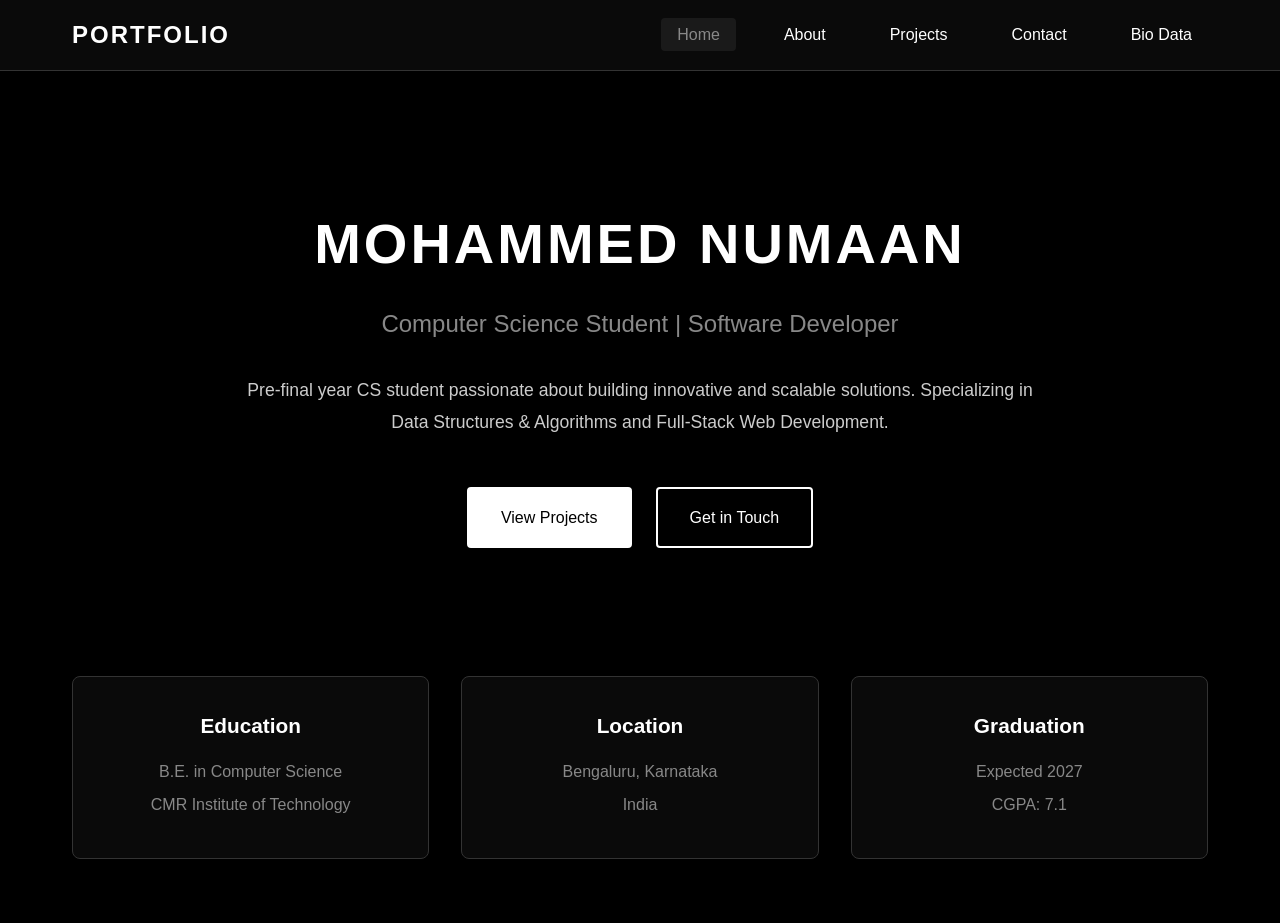
<file: index.html>
<!DOCTYPE html>
<html lang="en">
<head>
    <meta charset="UTF-8">
    <meta name="viewport" content="width=device-width, initial-scale=1.0">
    <title>Mohammed Numaan - Portfolio</title>
    <link rel="stylesheet" href="styles.css">
</head>
<body>
    <nav class="navbar">
        <div class="nav-container">
            <div class="logo">PORTFOLIO</div>
            <ul class="nav-menu">
                <li><a href="index.html" class="active">Home</a></li>
                <li><a href="about.html">About</a></li>
                <li><a href="projects.html">Projects</a></li>
                <li><a href="contact.html">Contact</a></li>
                <li><a href="biodata.html">Bio Data</a></li>
            </ul>
        </div>
    </nav>

    <main class="home-container">
        <div class="hero-section">
            <h1 class="hero-title">MOHAMMED NUMAAN</h1>
            <p class="hero-subtitle">Computer Science Student | Software Developer</p>
            <p class="hero-description">
                Pre-final year CS student passionate about building innovative and scalable solutions.
                Specializing in Data Structures & Algorithms and Full-Stack Web Development.
            </p>
            <div class="hero-buttons">
                <a href="projects.html" class="btn btn-primary">View Projects</a>
                <a href="contact.html" class="btn btn-secondary">Get in Touch</a>
            </div>
        </div>

        <div class="quick-info">
            <div class="info-card">
                <h3>Education</h3>
                <p>B.E. in Computer Science</p>
                <p>CMR Institute of Technology</p>
            </div>
            <div class="info-card">
                <h3>Location</h3>
                <p>Bengaluru, Karnataka</p>
                <p>India</p>
            </div>
            <div class="info-card">
                <h3>Graduation</h3>
                <p>Expected 2027</p>
                <p>CGPA: 7.1</p>
            </div>
        </div>
    </main>

    <script src="script.js"></script>
</body>
</html>
</file>
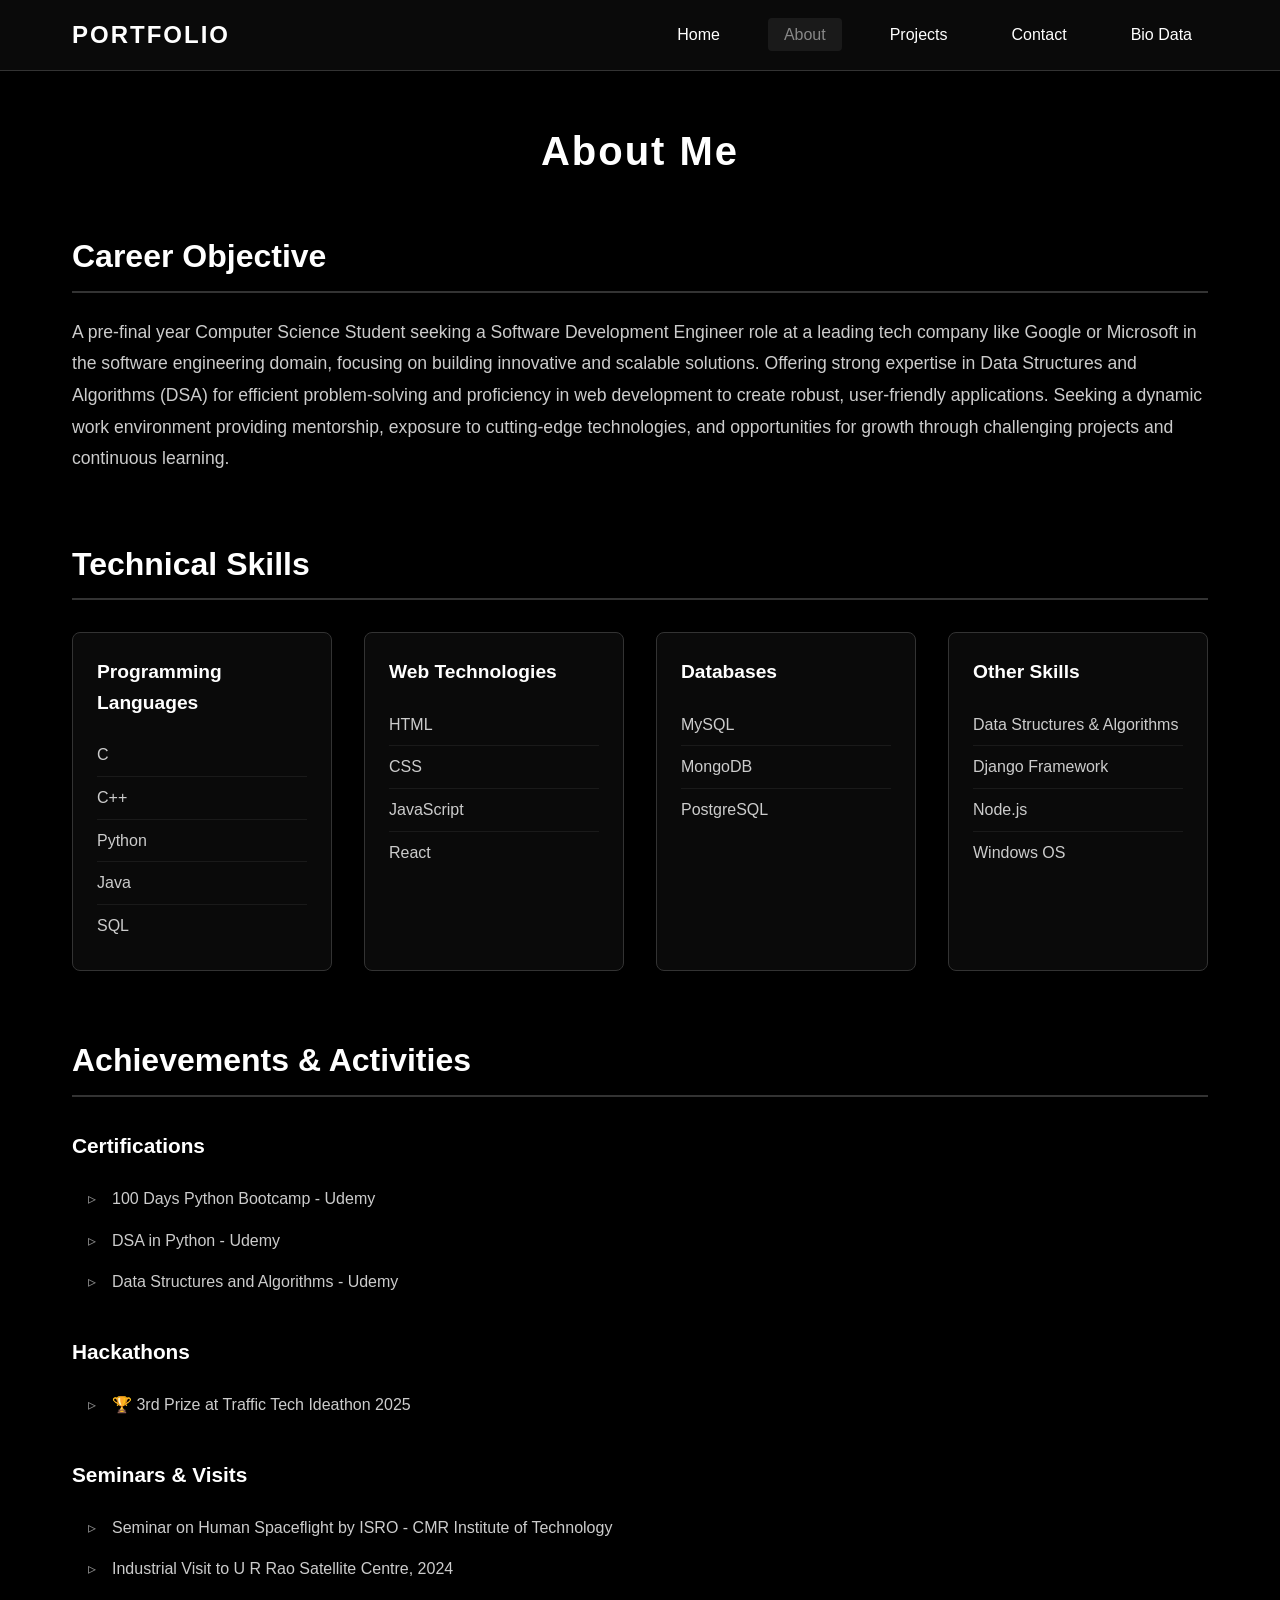
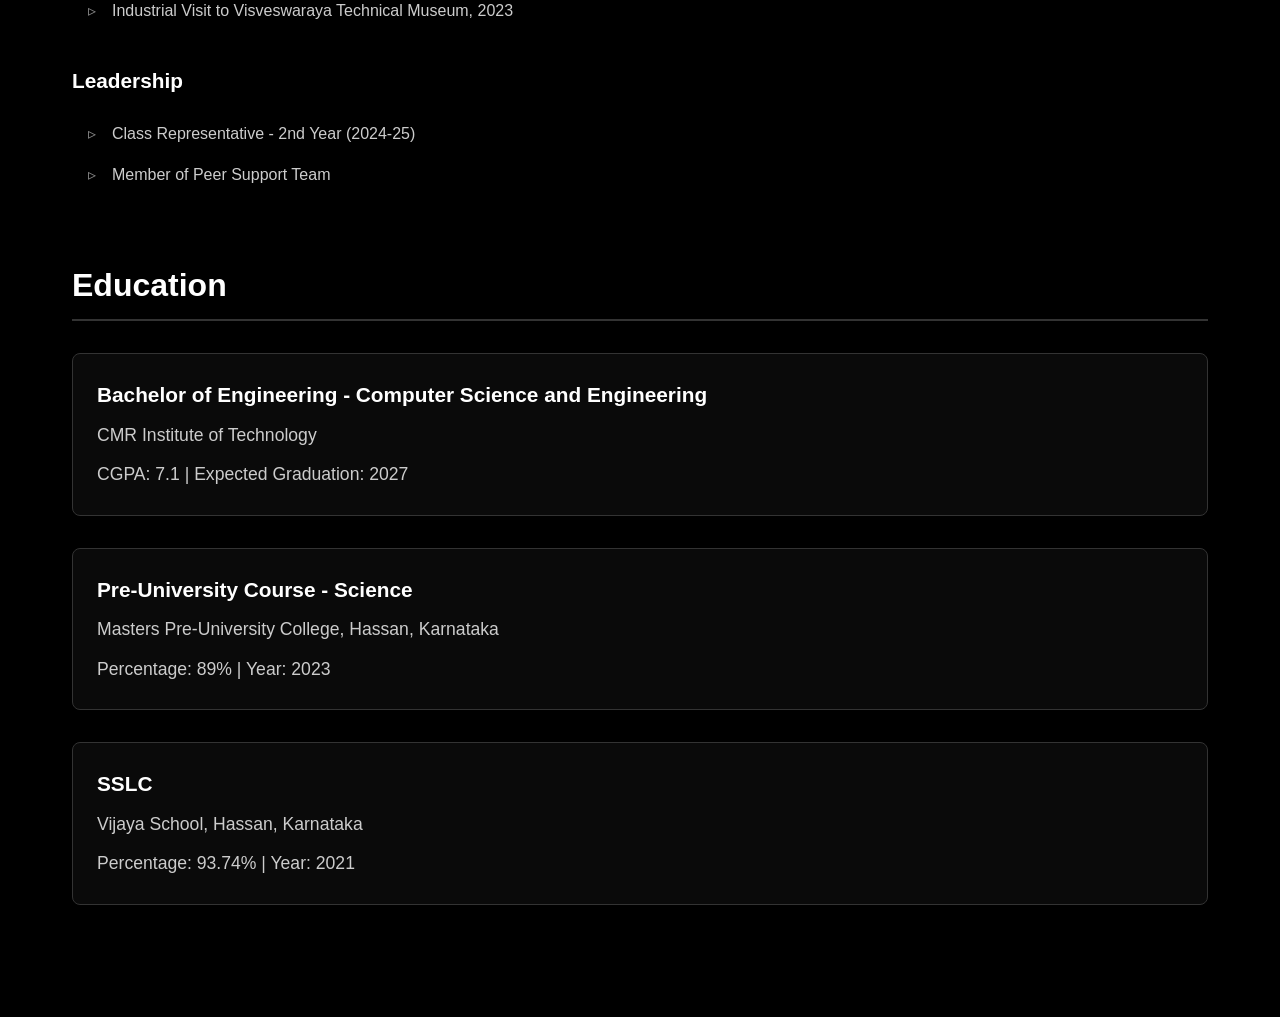
<file: about.html>
<!DOCTYPE html>
<html lang="en">
<head>
    <meta charset="UTF-8">
    <meta name="viewport" content="width=device-width, initial-scale=1.0">
    <title>About - Mohammed Numaan</title>
    <link rel="stylesheet" href="styles.css">
</head>
<body>
    <nav class="navbar">
        <div class="nav-container">
            <div class="logo">PORTFOLIO</div>
            <ul class="nav-menu">
                <li><a href="index.html">Home</a></li>
                <li><a href="about.html" class="active">About</a></li>
                <li><a href="projects.html">Projects</a></li>
                <li><a href="contact.html">Contact</a></li>
                <li><a href="biodata.html">Bio Data</a></li>
            </ul>
        </div>
    </nav>

    <main class="content-container">
        <h1 class="page-title">About Me</h1>

        <section class="about-section">
            <h2>Career Objective</h2>
            <p>
                A pre-final year Computer Science Student seeking a Software Development Engineer role at a leading tech company 
                like Google or Microsoft in the software engineering domain, focusing on building innovative and scalable solutions. 
                Offering strong expertise in Data Structures and Algorithms (DSA) for efficient problem-solving and proficiency in 
                web development to create robust, user-friendly applications. Seeking a dynamic work environment providing mentorship, 
                exposure to cutting-edge technologies, and opportunities for growth through challenging projects and continuous learning.
            </p>
        </section>

        <section class="about-section">
            <h2>Technical Skills</h2>
            <div class="skills-grid">
                <div class="skill-category">
                    <h3>Programming Languages</h3>
                    <ul>
                        <li>C</li>
                        <li>C++</li>
                        <li>Python</li>
                        <li>Java</li>
                        <li>SQL</li>
                    </ul>
                </div>
                <div class="skill-category">
                    <h3>Web Technologies</h3>
                    <ul>
                        <li>HTML</li>
                        <li>CSS</li>
                        <li>JavaScript</li>
                        <li>React</li>
                    </ul>
                </div>
                <div class="skill-category">
                    <h3>Databases</h3>
                    <ul>
                        <li>MySQL</li>
                        <li>MongoDB</li>
                        <li>PostgreSQL</li>
                    </ul>
                </div>
                <div class="skill-category">
                    <h3>Other Skills</h3>
                    <ul>
                        <li>Data Structures & Algorithms</li>
                        <li>Django Framework</li>
                        <li>Node.js</li>
                        <li>Windows OS</li>
                    </ul>
                </div>
            </div>
        </section>

        <section class="about-section">
            <h2>Achievements & Activities</h2>
            
            <div class="achievement-category">
                <h3>Certifications</h3>
                <ul>
                    <li>100 Days Python Bootcamp - Udemy</li>
                    <li>DSA in Python - Udemy</li>
                    <li>Data Structures and Algorithms - Udemy</li>
                </ul>
            </div>

            <div class="achievement-category">
                <h3>Hackathons</h3>
                <ul>
                    <li>🏆 3rd Prize at Traffic Tech Ideathon 2025</li>
                </ul>
            </div>

            <div class="achievement-category">
                <h3>Seminars & Visits</h3>
                <ul>
                    <li>Seminar on Human Spaceflight by ISRO - CMR Institute of Technology</li>
                    <li>Industrial Visit to U R Rao Satellite Centre, 2024</li>
                    <li>Industrial Visit to Visveswaraya Technical Museum, 2023</li>
                </ul>
            </div>

            <div class="achievement-category">
                <h3>Leadership</h3>
                <ul>
                    <li>Class Representative - 2nd Year (2024-25)</li>
                    <li>Member of Peer Support Team</li>
                </ul>
            </div>
        </section>

        <section class="about-section">
            <h2>Education</h2>
            <div class="education-item">
                <h3>Bachelor of Engineering - Computer Science and Engineering</h3>
                <p class="institution">CMR Institute of Technology</p>
                <p class="details">CGPA: 7.1 | Expected Graduation: 2027</p>
            </div>
            <div class="education-item">
                <h3>Pre-University Course - Science</h3>
                <p class="institution">Masters Pre-University College, Hassan, Karnataka</p>
                <p class="details">Percentage: 89% | Year: 2023</p>
            </div>
            <div class="education-item">
                <h3>SSLC</h3>
                <p class="institution">Vijaya School, Hassan, Karnataka</p>
                <p class="details">Percentage: 93.74% | Year: 2021</p>
            </div>
        </section>
    </main>

    <script src="script.js"></script>
</body>
</html>
</file>
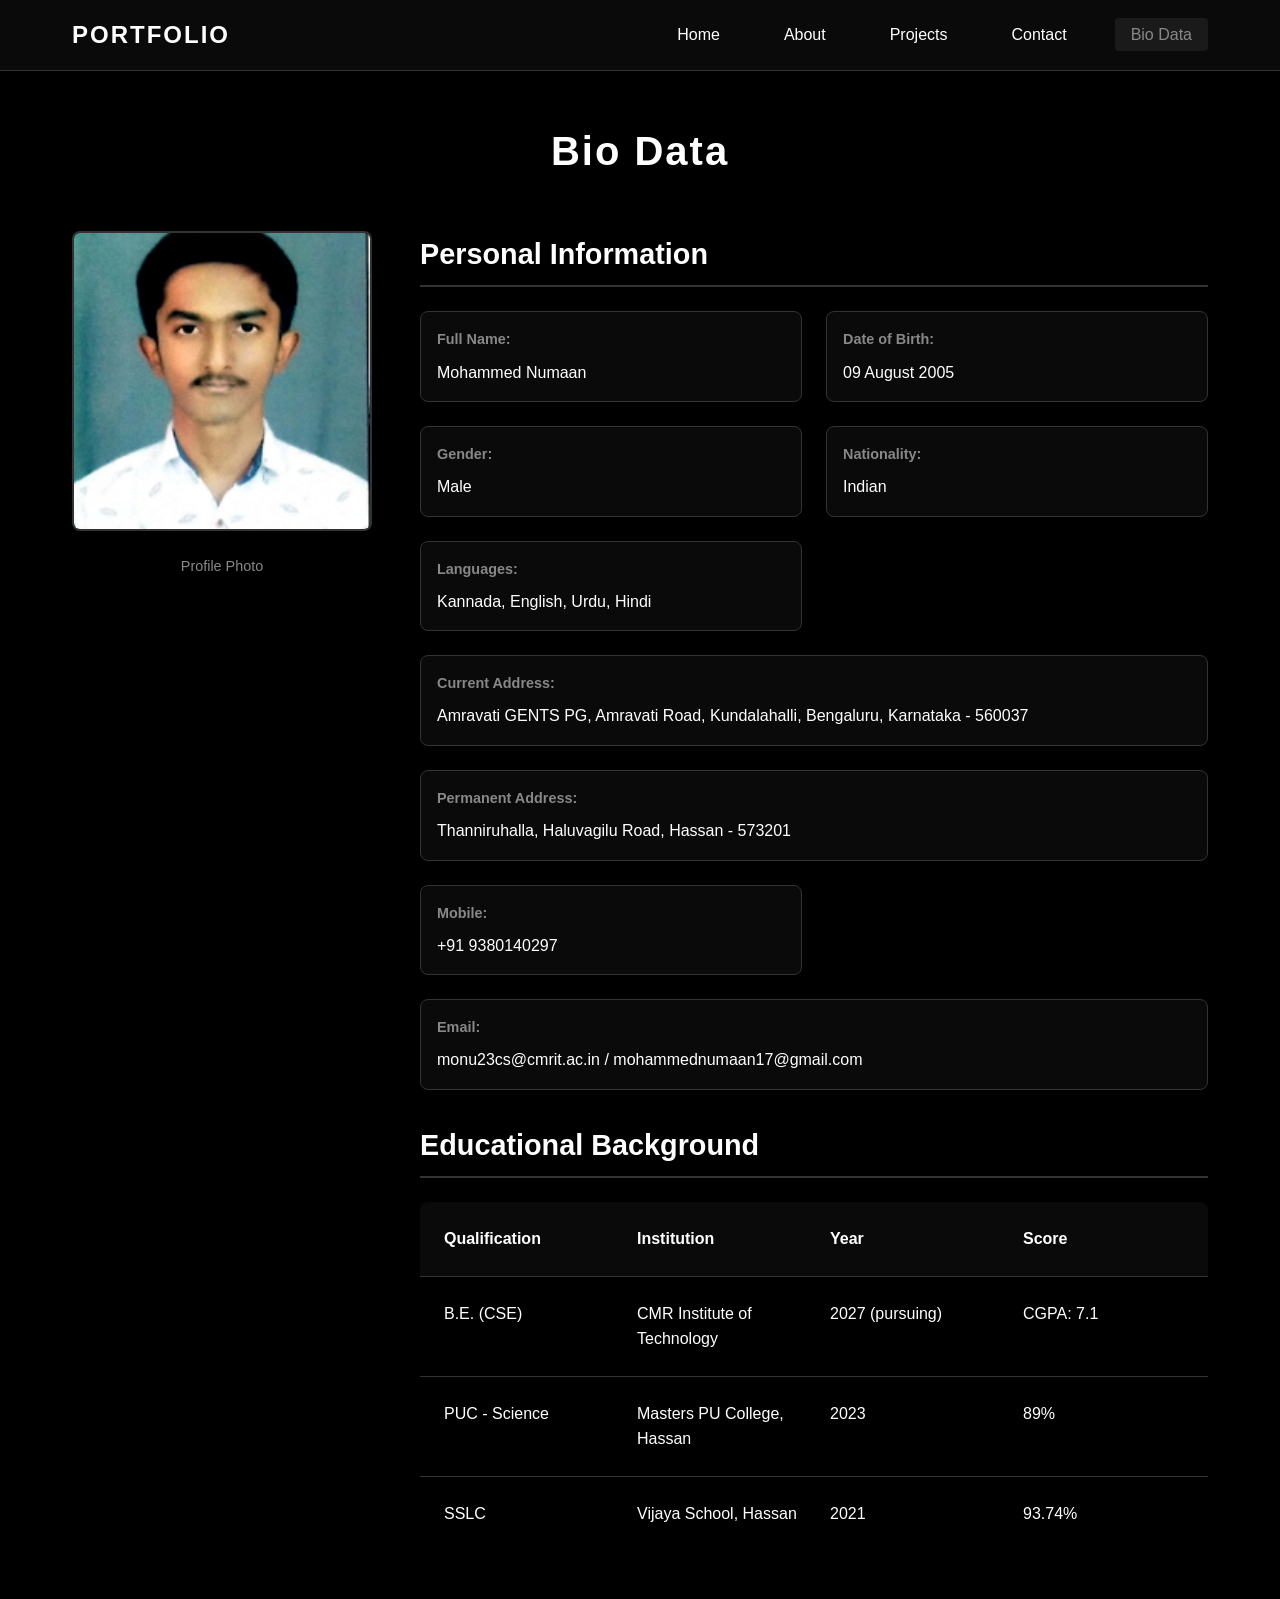
<file: biodata.html>
<!DOCTYPE html>
<html lang="en">

<head>
    <meta charset="UTF-8">
    <meta name="viewport" content="width=device-width, initial-scale=1.0">
    <title>Bio Data - iron man of INDIA</title>
    <link rel="stylesheet" href="styles.css">
</head>

<body>
    <nav class="navbar">
        <div class="nav-container">
            <div class="logo">PORTFOLIO</div>
            <ul class="nav-menu">
                <li><a href="index.html">Home</a></li>
                <li><a href="about.html">About</a></li>
                <li><a href="projects.html">Projects</a></li>
                <li><a href="contact.html">Contact</a></li>
                <li><a href="biodata.html" class="active">Bio Data</a></li>
            </ul>
        </div>
    </nav>

    <main class="content-container">
        <h1 class="page-title">Bio Data</h1>

        <div class="biodata-container">
            <div class="biodata-photo">
                <img src="image.png" alt="Mohammed Numaan" id="profilePhoto">
                <p class="photo-note">Profile Photo</p>
            </div>

            <div class="biodata-details">
                <h2>Personal Information</h2>

                <div class="biodata-grid">
                    <div class="biodata-item">
                        <span class="label">Full Name:</span>
                        <span class="value">Mohammed Numaan</span>
                    </div>

                    <div class="biodata-item">
                        <span class="label">Date of Birth:</span>
                        <span class="value">09 August 2005</span>
                    </div>

                    <div class="biodata-item">
                        <span class="label">Gender:</span>
                        <span class="value">Male</span>
                    </div>

                    <div class="biodata-item">
                        <span class="label">Nationality:</span>
                        <span class="value">Indian</span>
                    </div>

                    <div class="biodata-item">
                        <span class="label">Languages:</span>
                        <span class="value">Kannada, English, Urdu, Hindi</span>
                    </div>

                    <div class="biodata-item full-width">
                        <span class="label">Current Address:</span>
                        <span class="value">Amravati GENTS PG, Amravati Road, Kundalahalli, Bengaluru, Karnataka -
                            560037</span>
                    </div>

                    <div class="biodata-item full-width">
                        <span class="label">Permanent Address:</span>
                        <span class="value">Thanniruhalla, Haluvagilu Road, Hassan - 573201</span>
                    </div>

                    <div class="biodata-item">
                        <span class="label">Mobile:</span>
                        <span class="value">+91 9380140297</span>
                    </div>

                    <div class="biodata-item full-width">
                        <span class="label">Email:</span>
                        <span class="value">monu23cs@cmrit.ac.in / mohammednumaan17@gmail.com</span>
                    </div>
                </div>

                <h2>Educational Background</h2>

                <div class="education-table">
                    <div class="table-row header">
                        <div class="table-cell">Qualification</div>
                        <div class="table-cell">Institution</div>
                        <div class="table-cell">Year</div>
                        <div class="table-cell">Score</div>
                    </div>
                    <div class="table-row">
                        <div class="table-cell">B.E. (CSE)</div>
                        <div class="table-cell">CMR Institute of Technology</div>
                        <div class="table-cell">2027 (pursuing)</div>
                        <div class="table-cell">CGPA: 7.1</div>
                    </div>
                    <div class="table-row">
                        <div class="table-cell">PUC - Science</div>
                        <div class="table-cell">Masters PU College, Hassan</div>
                        <div class="table-cell">2023</div>
                        <div class="table-cell">89%</div>
                    </div>
                    <div class="table-row">
                        <div class="table-cell">SSLC</div>
                        <div class="table-cell">Vijaya School, Hassan</div>
                        <div class="table-cell">2021</div>
                        <div class="table-cell">93.74%</div>
                    </div>
                </div>
            </div>
        </div>
    </main>

    <script src="script.js"></script>
</body>

</html>
</file>
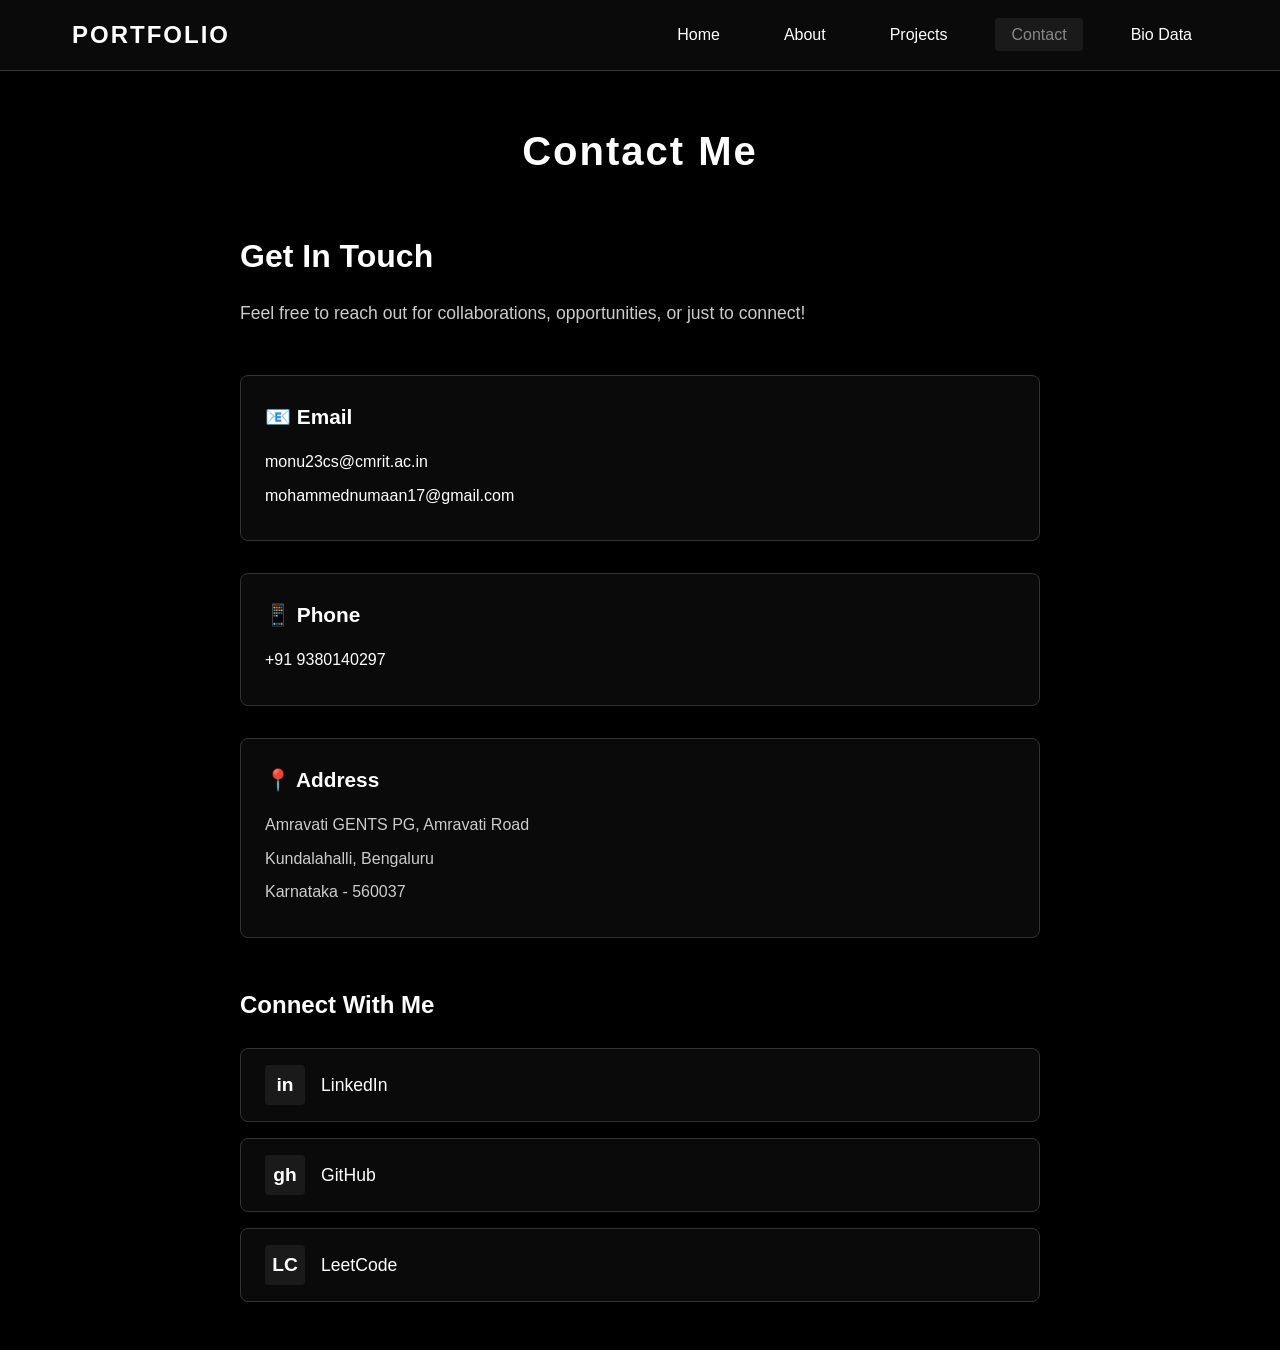
<file: contact.html>
<!DOCTYPE html>
<html lang="en">
<head>
    <meta charset="UTF-8">
    <meta name="viewport" content="width=device-width, initial-scale=1.0">
    <title>Contact - Mohammed Numaan</title>
    <link rel="stylesheet" href="styles.css">
</head>
<body>
    <nav class="navbar">
        <div class="nav-container">
            <div class="logo">PORTFOLIO</div>
            <ul class="nav-menu">
                <li><a href="index.html">Home</a></li>
                <li><a href="about.html">About</a></li>
                <li><a href="projects.html">Projects</a></li>
                <li><a href="contact.html" class="active">Contact</a></li>
                <li><a href="biodata.html">Bio Data</a></li>
            </ul>
        </div>
    </nav>

    <main class="content-container">
        <h1 class="page-title">Contact Me</h1>

        <div class="contact-content">
            <div class="contact-info">
                <h2>Get In Touch</h2>
                <p class="contact-intro">
                    Feel free to reach out for collaborations, opportunities, or just to connect!
                </p>

                <div class="contact-details">
                    <div class="contact-item">
                        <h3>📧 Email</h3>
                        <p><a href="mailto:monu23cs@cmrit.ac.in">monu23cs@cmrit.ac.in</a></p>
                        <p><a href="mailto:mohammednumaan17@gmail.com">mohammednumaan17@gmail.com</a></p>
                    </div>

                    <div class="contact-item">
                        <h3>📱 Phone</h3>
                        <p><a href="tel:+919380140297">+91 9380140297</a></p>
                    </div>

                    <div class="contact-item">
                        <h3>📍 Address</h3>
                        <p>Amravati GENTS PG, Amravati Road</p>
                        <p>Kundalahalli, Bengaluru</p>
                        <p>Karnataka - 560037</p>
                    </div>
                </div>

                <div class="social-links">
                    <h3>Connect With Me</h3>
                    <div class="social-buttons">
                        <a href="https://www.linkedin.com/in/mohammed-numaan-66980627b" target="_blank" class="social-btn linkedin">
                            <span class="icon">in</span>
                            LinkedIn
                        </a>
                        <a href="https://github.com/MdNumaan42/" target="_blank" class="social-btn github">
                            <span class="icon">gh</span>
                            GitHub
                        </a>
                        <a href="https://leetcode.com/u/cTpO4jQB3b/" target="_blank" class="social-btn leetcode">
                            <span class="icon">LC</span>
                            LeetCode
                        </a>
                    </div>
                </div>
            </div>
        </div>
    </main>

    <script src="script.js"></script>
</body>
</html>
</file>
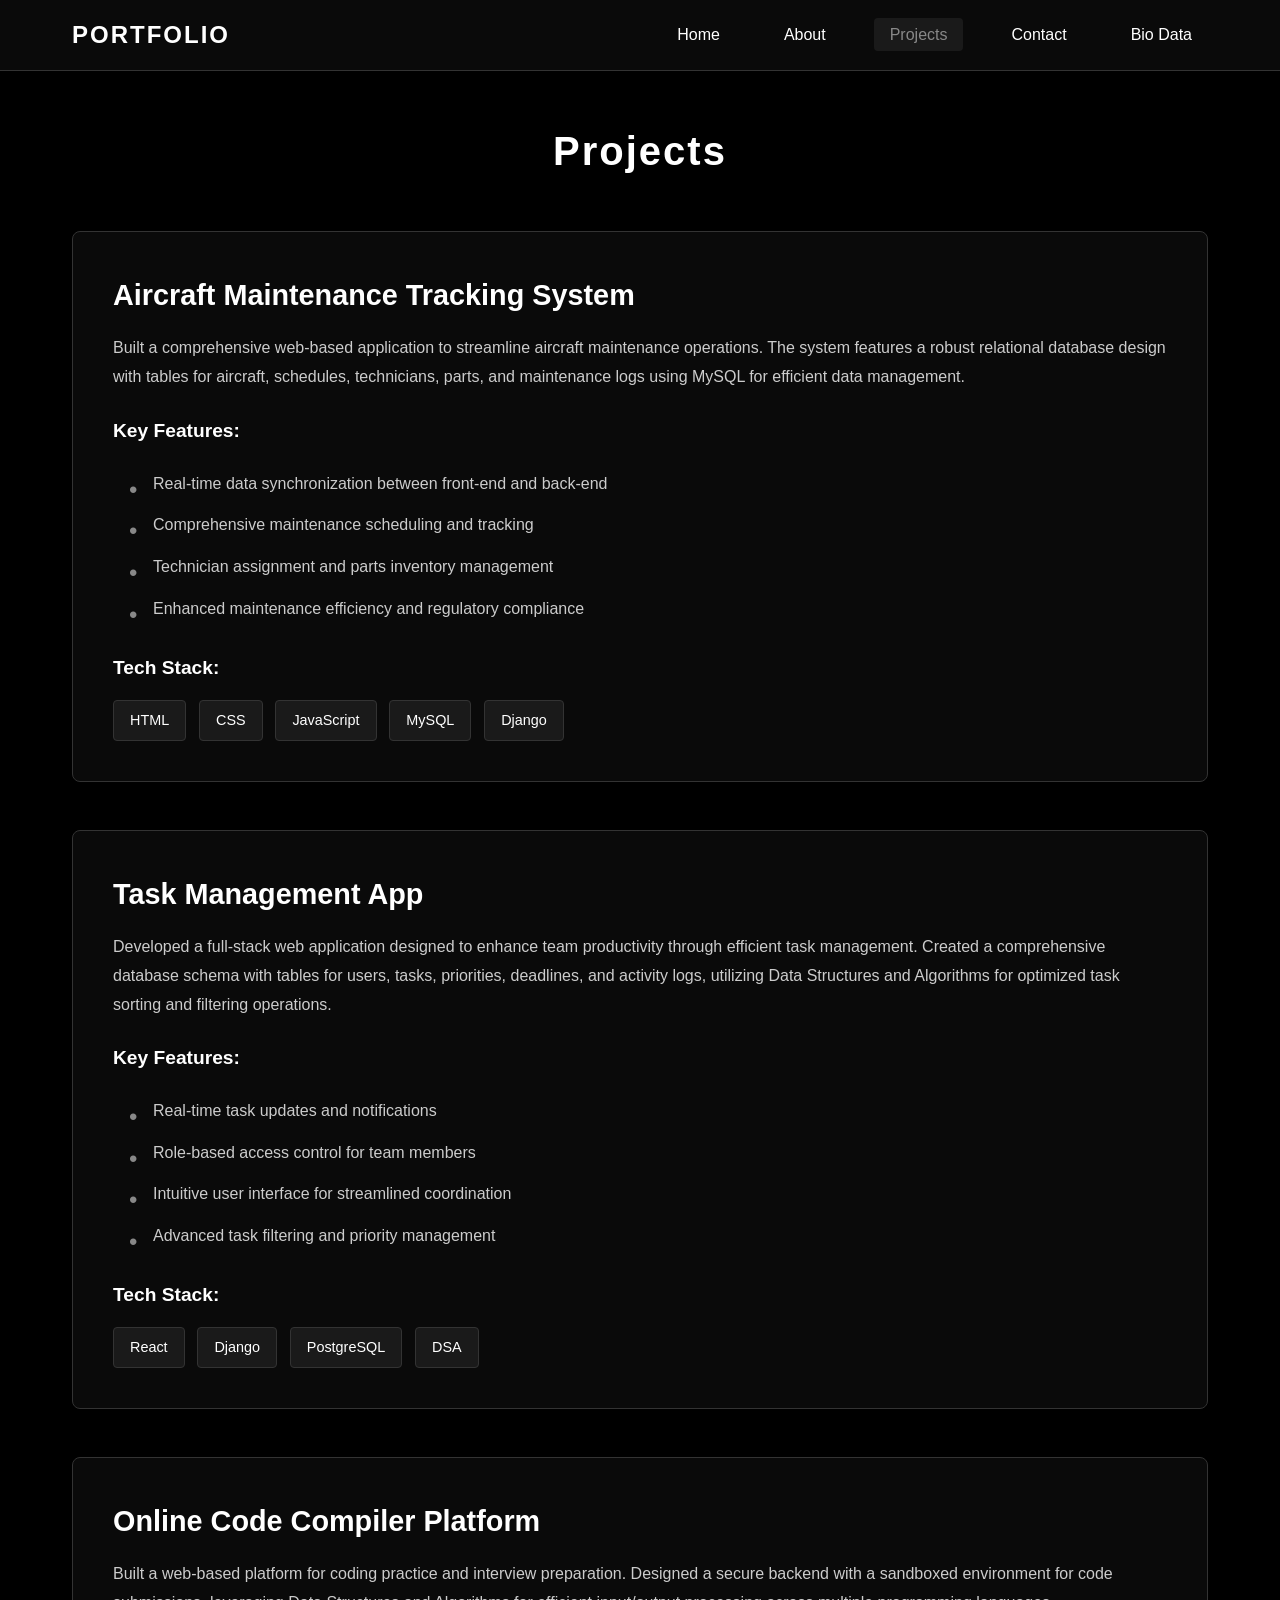
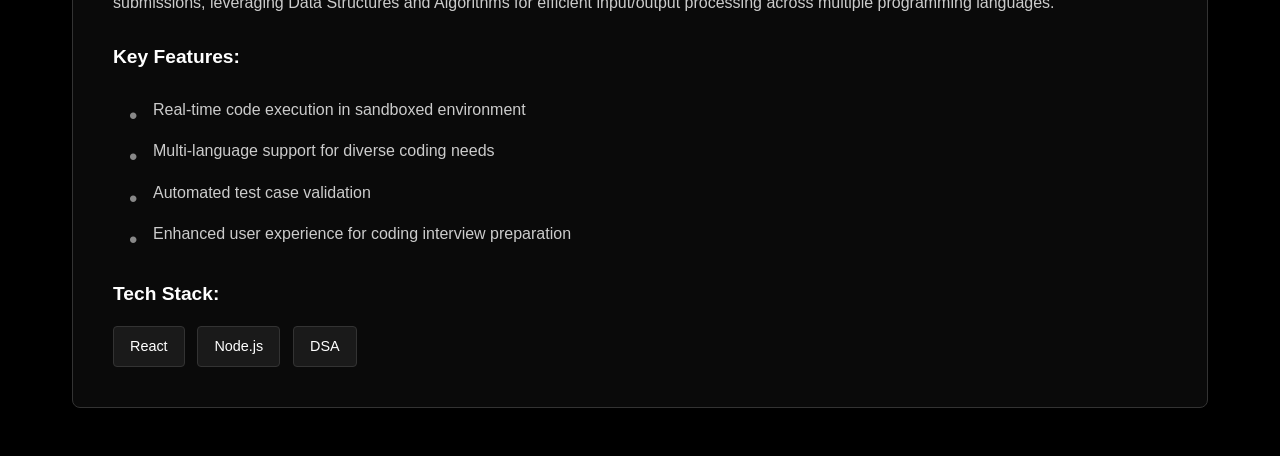
<file: projects.html>
<!DOCTYPE html>
<html lang="en">
<head>
    <meta charset="UTF-8">
    <meta name="viewport" content="width=device-width, initial-scale=1.0">
    <title>Projects - Mohammed Numaan</title>
    <link rel="stylesheet" href="styles.css">
</head>
<body>
    <nav class="navbar">
        <div class="nav-container">
            <div class="logo">PORTFOLIO</div>
            <ul class="nav-menu">
                <li><a href="index.html">Home</a></li>
                <li><a href="about.html">About</a></li>
                <li><a href="projects.html" class="active">Projects</a></li>
                <li><a href="contact.html">Contact</a></li>
                <li><a href="biodata.html">Bio Data</a></li>
            </ul>
        </div>
    </nav>

    <main class="content-container">
        <h1 class="page-title">Projects</h1>

        <div class="projects-grid">
            <div class="project-card">
                <h2>Aircraft Maintenance Tracking System</h2>
                <p class="project-description">
                    Built a comprehensive web-based application to streamline aircraft maintenance operations. 
                    The system features a robust relational database design with tables for aircraft, schedules, 
                    technicians, parts, and maintenance logs using MySQL for efficient data management.
                </p>
                <div class="project-features">
                    <h3>Key Features:</h3>
                    <ul>
                        <li>Real-time data synchronization between front-end and back-end</li>
                        <li>Comprehensive maintenance scheduling and tracking</li>
                        <li>Technician assignment and parts inventory management</li>
                        <li>Enhanced maintenance efficiency and regulatory compliance</li>
                    </ul>
                </div>
                <div class="tech-stack">
                    <h3>Tech Stack:</h3>
                    <div class="tech-tags">
                        <span class="tech-tag">HTML</span>
                        <span class="tech-tag">CSS</span>
                        <span class="tech-tag">JavaScript</span>
                        <span class="tech-tag">MySQL</span>
                        <span class="tech-tag">Django</span>
                    </div>
                </div>
            </div>

            <div class="project-card">
                <h2>Task Management App</h2>
                <p class="project-description">
                    Developed a full-stack web application designed to enhance team productivity through efficient 
                    task management. Created a comprehensive database schema with tables for users, tasks, priorities, 
                    deadlines, and activity logs, utilizing Data Structures and Algorithms for optimized task sorting 
                    and filtering operations.
                </p>
                <div class="project-features">
                    <h3>Key Features:</h3>
                    <ul>
                        <li>Real-time task updates and notifications</li>
                        <li>Role-based access control for team members</li>
                        <li>Intuitive user interface for streamlined coordination</li>
                        <li>Advanced task filtering and priority management</li>
                    </ul>
                </div>
                <div class="tech-stack">
                    <h3>Tech Stack:</h3>
                    <div class="tech-tags">
                        <span class="tech-tag">React</span>
                        <span class="tech-tag">Django</span>
                        <span class="tech-tag">PostgreSQL</span>
                        <span class="tech-tag">DSA</span>
                    </div>
                </div>
            </div>

            <div class="project-card">
                <h2>Online Code Compiler Platform</h2>
                <p class="project-description">
                    Built a web-based platform for coding practice and interview preparation. Designed a secure 
                    backend with a sandboxed environment for code submissions, leveraging Data Structures and 
                    Algorithms for efficient input/output processing across multiple programming languages.
                </p>
                <div class="project-features">
                    <h3>Key Features:</h3>
                    <ul>
                        <li>Real-time code execution in sandboxed environment</li>
                        <li>Multi-language support for diverse coding needs</li>
                        <li>Automated test case validation</li>
                        <li>Enhanced user experience for coding interview preparation</li>
                    </ul>
                </div>
                <div class="tech-stack">
                    <h3>Tech Stack:</h3>
                    <div class="tech-tags">
                        <span class="tech-tag">React</span>
                        <span class="tech-tag">Node.js</span>
                        <span class="tech-tag">DSA</span>
                    </div>
                </div>
            </div>
        </div>
    </main>

    <script src="script.js"></script>
</body>
</html>
</file>
<file: styles.css>
* {
    margin: 0;
    padding: 0;
    box-sizing: border-box;
}

body {
    font-family: 'Segoe UI', Tahoma, Geneva, Verdana, sans-serif;
    background-color: #000000;
    color: #ffffff;
    line-height: 1.6;
    min-height: 100vh;
}

.navbar {
    background-color: #0a0a0a;
    padding: 1rem 0;
    position: sticky;
    top: 0;
    z-index: 1000;
    border-bottom: 1px solid #333;
}

.nav-container {
    max-width: 1200px;
    margin: 0 auto;
    padding: 0 2rem;
    display: flex;
    justify-content: space-between;
    align-items: center;
}

.logo {
    font-size: 1.5rem;
    font-weight: bold;
    color: #ffffff;
    letter-spacing: 2px;
}

.nav-menu {
    display: flex;
    list-style: none;
    gap: 2rem;
}

.nav-menu a {
    color: #ffffff;
    text-decoration: none;
    padding: 0.5rem 1rem;
    border-radius: 4px;
}

.nav-menu a:hover,
.nav-menu a.active {
    color: #888;
    background-color: #1a1a1a;
}
.home-container {
    max-width: 1200px;
    margin: 0 auto;
    padding: 4rem 2rem;
}

.hero-section {
    text-align: center;
    padding: 4rem 0;
}

.hero-title {
    font-size: 3.5rem;
    margin-bottom: 1rem;
    letter-spacing: 3px;
}

.hero-subtitle {
    font-size: 1.5rem;
    color: #888;
    margin-bottom: 2rem;
}

.hero-description {
    font-size: 1.1rem;
    max-width: 800px;
    margin: 0 auto 3rem;
    line-height: 1.8;
    color: #ccc;
}

.hero-buttons {
    display: flex;
    gap: 1.5rem;
    justify-content: center;
}

.btn {
    padding: 1rem 2rem;
    text-decoration: none;
    border-radius: 4px;
    font-size: 1rem;
    border: 2px solid #ffffff;
}

.btn-primary {
    background-color: #ffffff;
    color: #000000;
}

.btn-primary:hover {
    background-color: transparent;
    color: #ffffff;
}

.btn-secondary {
    background-color: transparent;
    color: #ffffff;
}

.btn-secondary:hover {
    background-color: #ffffff;
    color: #000000;
}

.quick-info {
    display: grid;
    grid-template-columns: repeat(auto-fit, minmax(250px, 1fr));
    gap: 2rem;
    margin-top: 4rem;
}

.info-card {
    background-color: #0a0a0a;
    padding: 2rem;
    border-radius: 8px;
    border: 1px solid #333;
    text-align: center;
}

.info-card h3 {
    margin-bottom: 1rem;
    font-size: 1.3rem;
}

.info-card p {
    color: #888;
    margin: 0.5rem 0;
}

/* Content Container */
.content-container {
    max-width: 1200px;
    margin: 0 auto;
    padding: 3rem 2rem;
}

.page-title {
    font-size: 2.5rem;
    margin-bottom: 3rem;
    text-align: center;
    letter-spacing: 2px;
}

/* About Page Styles */
.about-section {
    margin-bottom: 4rem;
}

.about-section h2 {
    font-size: 2rem;
    margin-bottom: 1.5rem;
    border-bottom: 2px solid #333;
    padding-bottom: 0.5rem;
}

.about-section p {
    font-size: 1.1rem;
    line-height: 1.8;
    color: #ccc;
}

.skills-grid {
    display: grid;
    grid-template-columns: repeat(auto-fit, minmax(250px, 1fr));
    gap: 2rem;
    margin-top: 2rem;
}

.skill-category {
    background-color: #0a0a0a;
    padding: 1.5rem;
    border-radius: 8px;
    border: 1px solid #333;
}

.skill-category h3 {
    margin-bottom: 1rem;
    font-size: 1.2rem;
}

.skill-category ul {
    list-style: none;
}

.skill-category li {
    padding: 0.5rem 0;
    color: #ccc;
    border-bottom: 1px solid #1a1a1a;
}

.skill-category li:last-child {
    border-bottom: none;
}

.achievement-category {
    margin: 2rem 0;
}

.achievement-category h3 {
    font-size: 1.3rem;
    margin-bottom: 1rem;
    color: #fff;
}

.achievement-category ul {
    list-style: none;
    padding-left: 1rem;
}

.achievement-category li {
    padding: 0.5rem 0;
    color: #ccc;
    position: relative;
    padding-left: 1.5rem;
}

.achievement-category li:before {
    content: "▹";
    position: absolute;
    left: 0;
    color: #888;
}

.education-item {
    margin: 2rem 0;
    padding: 1.5rem;
    background-color: #0a0a0a;
    border-radius: 8px;
    border: 1px solid #333;
}

.education-item h3 {
    font-size: 1.3rem;
    margin-bottom: 0.5rem;
}

.institution {
    color: #888;
    font-size: 1.1rem;
    margin: 0.5rem 0;
}

.details {
    color: #666;
    font-size: 0.95rem;
}

/* Projects Page Styles */
.projects-grid {
    display: grid;
    gap: 3rem;
}

.project-card {
    background-color: #0a0a0a;
    padding: 2.5rem;
    border-radius: 8px;
    border: 1px solid #333;
}

.project-card:hover {
    border-color: #666;
}

.project-card h2 {
    font-size: 1.8rem;
    margin-bottom: 1rem;
}

.project-description {
    color: #ccc;
    line-height: 1.8;
    margin-bottom: 1.5rem;
}

.project-features h3,
.tech-stack h3 {
    font-size: 1.2rem;
    margin: 1.5rem 0 1rem;
}

.project-features ul {
    list-style: none;
    padding-left: 1rem;
}

.project-features li {
    padding: 0.5rem 0;
    color: #ccc;
    position: relative;
    padding-left: 1.5rem;
}

.project-features li:before {
    content: "•";
    position: absolute;
    left: 0;
    color: #888;
    font-size: 1.5rem;
}

.tech-tags {
    display: flex;
    flex-wrap: wrap;
    gap: 0.8rem;
}

.tech-tag {
    background-color: #1a1a1a;
    color: #fff;
    padding: 0.5rem 1rem;
    border-radius: 4px;
    font-size: 0.9rem;
    border: 1px solid #333;
}

/* Contact Page Styles */
.contact-content {
    max-width: 800px;
    margin: 0 auto;
}

.contact-info h2 {
    font-size: 2rem;
    margin-bottom: 1rem;
}

.contact-intro {
    font-size: 1.1rem;
    color: #ccc;
    margin-bottom: 3rem;
}

.contact-details {
    margin: 2rem 0;
}

.contact-item {
    margin: 2rem 0;
    padding: 1.5rem;
    background-color: #0a0a0a;
    border-radius: 8px;
    border: 1px solid #333;
}

.contact-item h3 {
    font-size: 1.3rem;
    margin-bottom: 1rem;
}

.contact-item p {
    color: #ccc;
    margin: 0.5rem 0;
}

.contact-item a {
    color: #fff;
    text-decoration: none;
}

.contact-item a:hover {
    color: #888;
}

.social-links {
    margin-top: 3rem;
}

.social-links h3 {
    font-size: 1.5rem;
    margin-bottom: 1.5rem;
}

.social-buttons {
    display: flex;
    flex-direction: column;
    gap: 1rem;
}

.social-btn {
    display: flex;
    align-items: center;
    gap: 1rem;
    padding: 1rem 1.5rem;
    background-color: #0a0a0a;
    border: 1px solid #333;
    border-radius: 8px;
    text-decoration: none;
    color: #fff;
    font-size: 1.1rem;
}

.social-btn:hover {
    background-color: #1a1a1a;
    border-color: #666;
}

.social-btn .icon {
    font-weight: bold;
    font-size: 1.2rem;
    width: 40px;
    height: 40px;
    display: flex;
    align-items: center;
    justify-content: center;
    background-color: #1a1a1a;
    border-radius: 4px;
}

/* Bio Data Page Styles */
.biodata-container {
    display: grid;
    grid-template-columns: 300px 1fr;
    gap: 3rem;
    margin-top: 2rem;
}

.biodata-photo {
    text-align: center;
}

.biodata-photo img {
    width: 100%;
    max-width: 300px;
    height: 300px;
    object-fit: cover;
    border-radius: 8px;
    border: 2px solid #333;
    background-color: #0a0a0a;
}

.photo-note {
    margin-top: 1rem;
    color: #888;
    font-size: 0.9rem;
}

.biodata-details h2 {
    font-size: 1.8rem;
    margin: 2rem 0 1.5rem;
    border-bottom: 2px solid #333;
    padding-bottom: 0.5rem;
}

.biodata-details h2:first-child {
    margin-top: 0;
}

.biodata-grid {
    display: grid;
    grid-template-columns: repeat(2, 1fr);
    gap: 1.5rem;
}

.biodata-item {
    display: flex;
    flex-direction: column;
    gap: 0.5rem;
    padding: 1rem;
    background-color: #0a0a0a;
    border-radius: 8px;
    border: 1px solid #333;
}

.biodata-item.full-width {
    grid-column: 1 / -1;
}

.biodata-item .label {
    font-weight: bold;
    color: #888;
    font-size: 0.9rem;
}

.biodata-item .value {
    color: #fff;
    font-size: 1rem;
}

.education-table {
    margin-top: 1.5rem;
}

.table-row {
    display: grid;
    grid-template-columns: repeat(4, 1fr);
    gap: 1rem;
    padding: 1rem;
    border-bottom: 1px solid #333;
}

.table-row.header {
    background-color: #0a0a0a;
    font-weight: bold;
    border-radius: 8px 8px 0 0;
}

.table-row:last-child {
    border-bottom: none;
}

.table-cell {
    padding: 0.5rem;
}

@media (max-width: 768px) {
    .nav-menu {
        gap: 1rem;
        font-size: 0.9rem;
    }

    .hero-title {
        font-size: 2.5rem;
    }

    .hero-subtitle {
        font-size: 1.2rem;
    }

    .hero-buttons {
        flex-direction: column;
        align-items: center;
    }

    .btn {
        width: 100%;
        max-width: 300px;
    }

    .biodata-container {
        grid-template-columns: 1fr;
    }

    .biodata-grid {
        grid-template-columns: 1fr;
    }

    .table-row {
        grid-template-columns: 1fr;
        gap: 0.5rem;
    }

    .table-cell {
        padding: 0.3rem;
    }

    .table-row.header .table-cell:before {
        content: none;
    }

    .skills-grid {
        grid-template-columns: 1fr;
    }
}

@media (max-width: 480px) {
    .nav-container {
        padding: 0 1rem;
    }

    .nav-menu {
        gap: 0.5rem;
        font-size: 0.8rem;
    }

    .nav-menu a {
        padding: 0.3rem 0.5rem;
    }

    .hero-title {
        font-size: 2rem;
    }

    .page-title {
        font-size: 2rem;
    }
}
</file>
